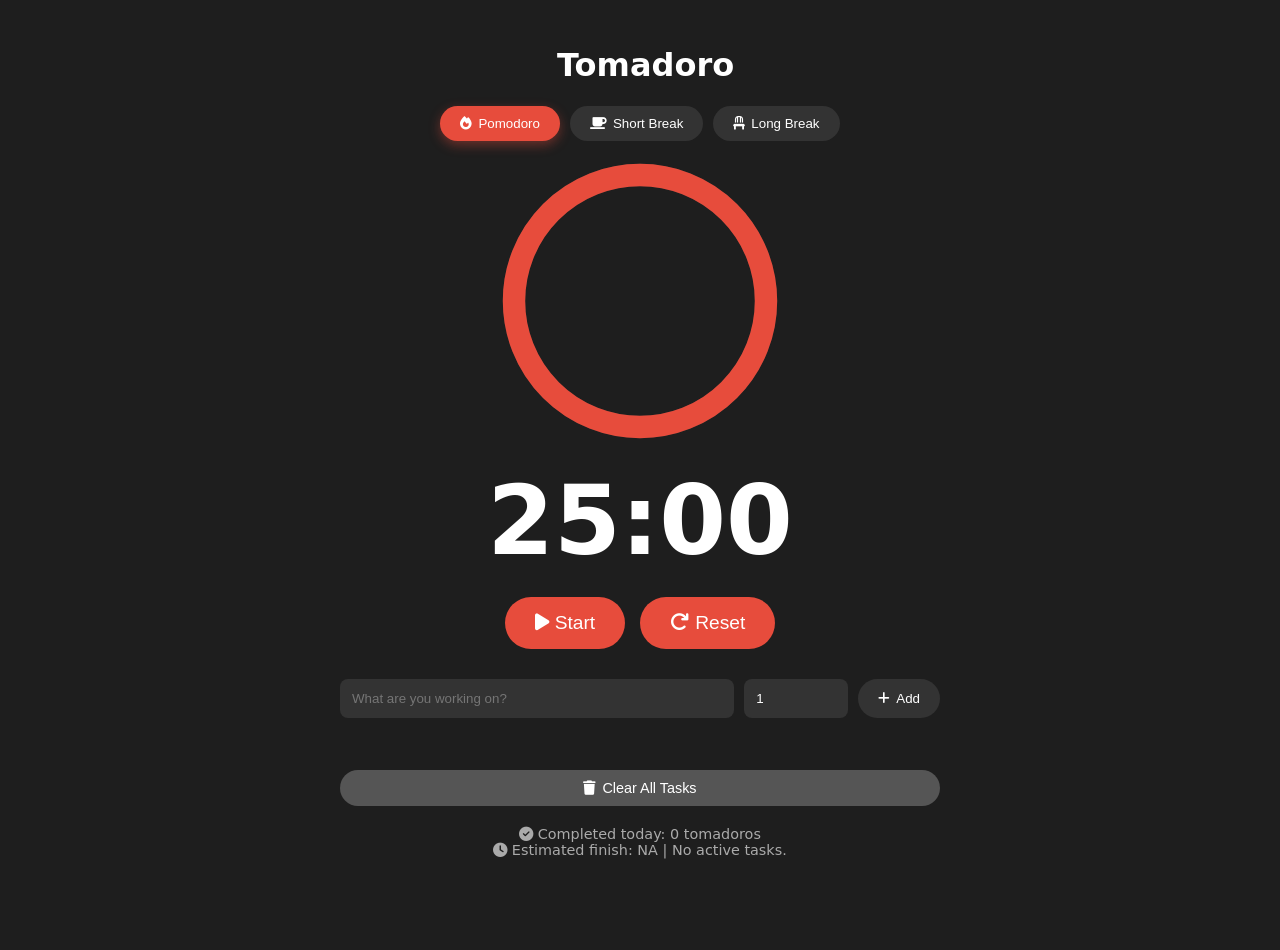
<file: src/index.html>
<!DOCTYPE html>
<html lang="en">
<head>
  <meta charset="UTF-8">
  <meta name="viewport" content="width=device-width, initial-scale=1.0">
  <title>Tomadoro</title>
  <!-- Inspired by pomofocus.io -->
  <link rel="stylesheet" href="https://cdnjs.cloudflare.com/ajax/libs/font-awesome/6.4.0/css/all.min.css">
  <link rel="stylesheet" href="style.css">
</head>
<body>

  <h1><i class="fas fa-tomato"></i> Tomadoro</h1>

  <div class="timer-container">
    <div class="mode-buttons">
      <button id="pomo-btn" class="active" onclick="setMode(0)">
        <i class="fas fa-fire"></i>Pomodoro
      </button>
      <button id="short-btn" onclick="setMode(1)">
        <i class="fas fa-coffee"></i>Short Break
      </button>
      <button id="long-btn" onclick="setMode(2)">
        <i class="fas fa-chair"></i>Long Break
      </button>
    </div>
    
    <svg class="progress-ring" viewBox="0 0 100 100">
      <circle cx="50" cy="50" r="45" fill="none" stroke="#333" stroke-width="8"/>
      <circle id="progress" cx="50" cy="50" r="45" fill="none" stroke="#e74c3c" stroke-width="8" 
              stroke-dasharray="282.74" stroke-dashoffset="0" stroke-linecap="round" transform="rotate(-90 50 50)"/>
    </svg>
    
    <div id="timer">25:00</div>
    
    <div class="controls">
      <button id="start-btn" onclick="toggleTimer()">
        <i class="fas fa-play"></i>Start
      </button>
      <button onclick="resetTimer()">
        <i class="fas fa-redo"></i>Reset
      </button>
    </div>
  </div>

  <div class="tasks">
    <div class="task-input">
      <input type="text" id="task-name" placeholder="What are you working on?">
      <input type="number" id="task-pomos" value="1" min="1">
      <button onclick="addTask()">
        <i class="fas fa-plus"></i>Add
      </button>
    </div>
    
    <ul id="task-list" class="task-list"></ul>
    
    <button class="clear-tasks-btn" onclick="showClearConfirmation()">
      <i class="fas fa-trash"></i>Clear All Tasks
    </button>
    
    <div class="stats">
      <div><i class="fas fa-check-circle"></i> Completed today: <span id="completed-count">0</span> tomadoros</div>
      <div><i class="fas fa-clock"></i> Estimated finish: <span id="finish-time">--:--</span></div>
    </div>
  </div>

  <!-- Confirmation Modal -->
  <div id="confirmModal" class="modal">
    <div class="modal-content">
      <h2><i class="fas fa-exclamation-triangle"></i> Clear All Tasks?</h2>
      <p>This action cannot be undone.</p>
      <div class="modal-buttons">
        <button onclick="cancelClear()" style="background: #555;">Cancel</button>
        <button onclick="clearAllTasks()" style="background: #e74c3c;">Clear All</button>
      </div>
    </div>
  </div>

  <script src='./index.js'> </script>
</body>
</html>
</file>
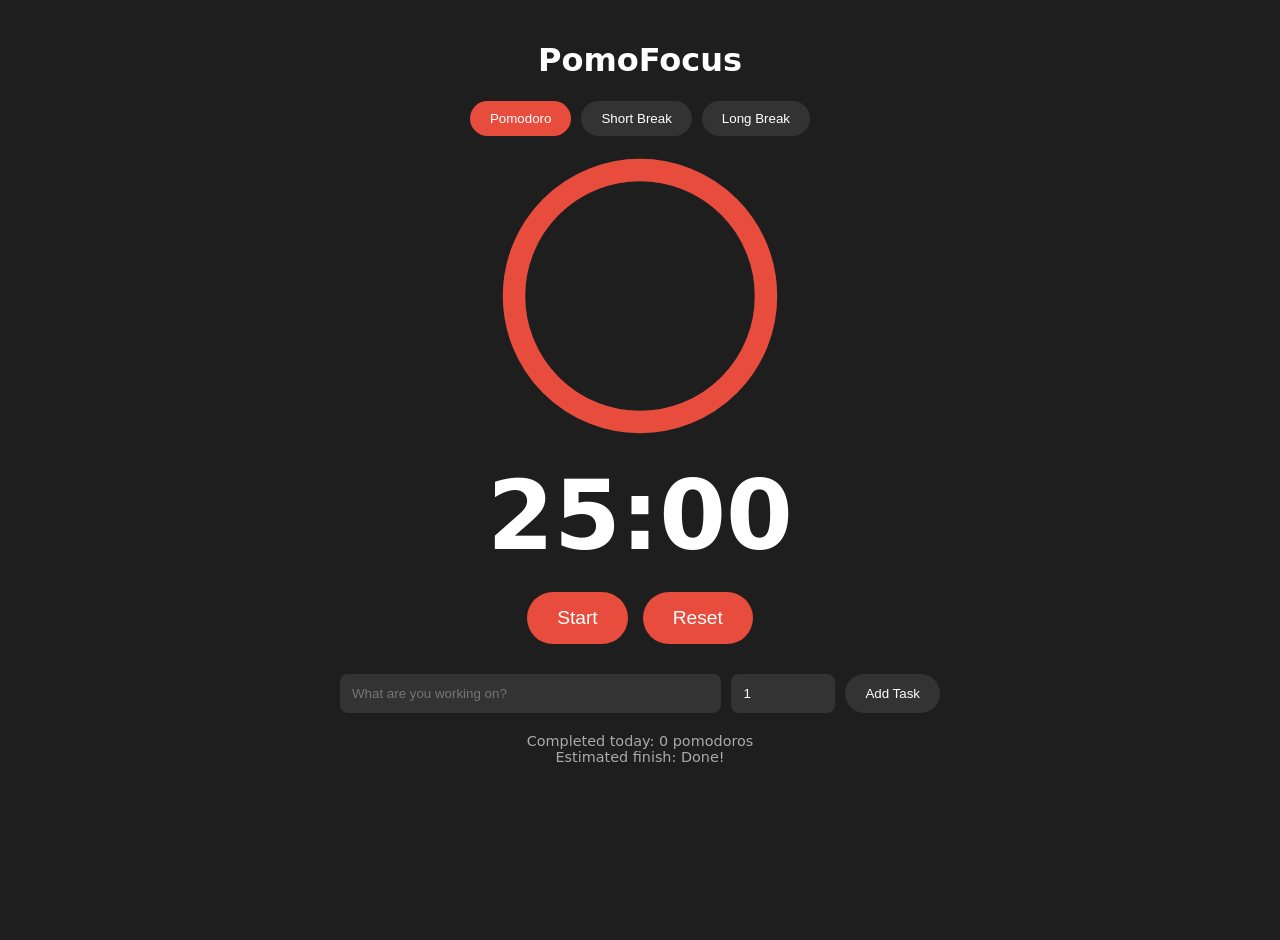
<file: grok_task_timer.html>
<!DOCTYPE html>
<html lang="en">
<head>
  <meta charset="UTF-8">
  <meta name="viewport" content="width=device-width, initial-scale=1.0">
  <title>PomoFocus Clone</title>
  <style>
    body {
      font-family: system-ui, -apple-system, sans-serif;
      background: #1e1e1e;
      color: #fff;
      margin: 0;
      padding: 20px;
      display: flex;
      flex-direction: column;
      align-items: center;
      min-height: 100vh;
    }
    .timer-container {
      text-align: center;
      margin-bottom: 30px;
    }
    .mode-buttons {
      display: flex;
      gap: 10px;
      justify-content: center;
      margin-bottom: 20px;
    }
    button {
      padding: 10px 20px;
      border: none;
      border-radius: 30px;
      background: #333;
      color: #fff;
      cursor: pointer;
    }
    button.active {
      background: #e74c3c;
    }
    #timer {
      font-size: 6rem;
      font-weight: bold;
      margin: 20px 0;
    }
    .progress-ring {
      width: 280px;
      height: 280px;
      margin: 0 auto;
    }
    .controls {
      display: flex;
      gap: 15px;
      justify-content: center;
    }
    .controls button {
      padding: 15px 30px;
      font-size: 1.2rem;
      background: #e74c3c;
    }
    .tasks {
      width: 100%;
      max-width: 600px;
    }
    .task-input {
      display: flex;
      gap: 10px;
      margin-bottom: 15px;
    }
    input[type="text"] {
      flex: 1;
      padding: 12px;
      border: none;
      border-radius: 8px;
      background: #333;
      color: #fff;
    }
    input[type="number"] {
      width: 80px;
      padding: 12px;
      border: none;
      border-radius: 8px;
      background: #333;
      color: #fff;
    }
    .task-list {
      list-style: none;
      padding: 0;
    }
    .task-item {
      background: #2a2a2a;
      padding: 12px;
      margin-bottom: 8px;
      border-radius: 8px;
      display: flex;
      align-items: center;
      justify-content: space-between;
    }
    .task-item.completed {
      text-decoration: line-through;
      opacity: 0.6;
    }
    .stats {
      margin-top: 20px;
      text-align: center;
      font-size: 0.9rem;
      color: #aaa;
    }
  </style>
</head>
<body>

  <h1>PomoFocus</h1>

  <div class="timer-container">
    <div class="mode-buttons">
      <button id="pomo-btn" class="active" onclick="setMode(0)">Pomodoro</button>
      <button id="short-btn" onclick="setMode(1)">Short Break</button>
      <button id="long-btn" onclick="setMode(2)">Long Break</button>
    </div>
    
    <svg class="progress-ring" viewBox="0 0 100 100">
      <circle cx="50" cy="50" r="45" fill="none" stroke="#333" stroke-width="8"/>
      <circle id="progress" cx="50" cy="50" r="45" fill="none" stroke="#e74c3c" stroke-width="8" 
              stroke-dasharray="282.74" stroke-dashoffset="0" stroke-linecap="round" transform="rotate(-90 50 50)"/>
    </svg>
    
    <div id="timer">25:00</div>
    
    <div class="controls">
      <button id="start-btn" onclick="toggleTimer()">Start</button>
      <button onclick="resetTimer()">Reset</button>
    </div>
  </div>

  <div class="tasks">
    <div class="task-input">
      <input type="text" id="task-name" placeholder="What are you working on?">
      <input type="number" id="task-pomos" value="1" min="1">
      <button onclick="addTask()">Add Task</button>
    </div>
    
    <ul id="task-list" class="task-list"></ul>
    
    <div class="stats">
      <div>Completed today: <span id="completed-count">0</span> pomodoros</div>
      <div>Estimated finish: <span id="finish-time">--:--</span></div>
    </div>
  </div>

  <script>
    document.addEventListener('DOMContentLoaded', () => {
      let timeLeft = 25 * 60;
      let timerInterval = null;
      let isRunning = false;
      let currentMode = 0; // 0: pomodoro, 1: short, 2: long
      let totalPomosDone = 0;
      let cycleCount = 0;

      const modes = [
        { name: "Pomodoro", time: 25 * 60, color: "#e74c3c" },
        { name: "Short Break", time: 5 * 60, color: "#27ae60" },
        { name: "Long Break", time: 15 * 60, color: "#2980b9" }
      ];

      const tasks = [];

      function updateDisplay() {
        const minutes = Math.floor(timeLeft / 60);
        const seconds = timeLeft % 60;
        document.getElementById('timer').textContent = 
          `${minutes}:${seconds < 10 ? '0' : ''}${seconds}`;

        const total = modes[currentMode].time;
        const progress = (timeLeft / total) * 282.74;
        const circle = document.getElementById('progress');
        circle.setAttribute('stroke-dashoffset', 282.74 - progress);
        circle.setAttribute('stroke', modes[currentMode].color);
      }

      window.setMode = function(mode) {
        if (timerInterval) clearInterval(timerInterval);
        isRunning = false;
        currentMode = mode;
        timeLeft = modes[mode].time;
        
        document.querySelectorAll('.mode-buttons button').forEach((btn, i) => {
          btn.classList.toggle('active', i === mode);
        });
        
        document.getElementById('start-btn').textContent = 'Start';
        updateDisplay();
      };

      window.toggleTimer = function() {
        const startBtn = document.getElementById('start-btn');
        
        if (isRunning) {
          clearInterval(timerInterval);
          isRunning = false;
          startBtn.textContent = 'Start';
        } else {
          timerInterval = setInterval(() => {
            timeLeft--;
            updateDisplay();
            
            if (timeLeft <= 0) {
              clearInterval(timerInterval);
              isRunning = false;
              handleTimerEnd();
            }
          }, 1000);
          isRunning = true;
          startBtn.textContent = 'Pause';
        }
      };

      function handleTimerEnd() {
        if (currentMode === 0) { // Finished pomodoro
          totalPomosDone++;
          cycleCount++;
          updateStats();
          
          // Auto switch to break
          if (cycleCount % 4 === 0) {
            setMode(2); // Long break
          } else {
            setMode(1); // Short break
          }
        } else {
          // Finished break → back to pomodoro
          setMode(0);
        }
        
        // Simple notification + auto-start next session
        const message = `${modes[currentMode].name} complete!`;
        alert(message);
        toggleTimer(); // Auto-start next
      }

      window.resetTimer = function() {
        if (timerInterval) clearInterval(timerInterval);
        isRunning = false;
        timeLeft = modes[currentMode].time;
        document.getElementById('start-btn').textContent = 'Start';
        updateDisplay();
      };

      window.addTask = function() {
        const name = document.getElementById('task-name').value.trim();
        const estimated = parseInt(document.getElementById('task-pomos').value) || 1;
        
        if (!name) return;
        
        tasks.push({
          name,
          estimated,
          completed: 0,
          done: false
        });
        
        document.getElementById('task-name').value = '';
        renderTasks();
        updateStats();
      };

      function renderTasks() {
        const list = document.getElementById('task-list');
        list.innerHTML = '';
        
        tasks.forEach((task, index) => {
          const li = document.createElement('li');
          li.className = `task-item ${task.done ? 'completed' : ''}`;
          li.innerHTML = `
            <div>
              <input type="checkbox" ${task.done ? 'checked' : ''} onchange="toggleTaskDone(${index})">
              <span>${task.name}</span>
              <small> (${task.completed}/${task.estimated})</small>
            </div>
            <div>
              <button onclick="incrementPomo(${index})">+</button>
              <button onclick="deleteTask(${index})">×</button>
            </div>
          `;
          list.appendChild(li);
        });
      }

      window.toggleTaskDone = function(index) {
        tasks[index].done = !tasks[index].done;
        renderTasks();
        updateStats();
      };

      window.incrementPomo = function(index) {
        if (tasks[index].completed < tasks[index].estimated) {
          tasks[index].completed++;
          renderTasks();
          updateStats();
        }
      };

      window.deleteTask = function(index) {
        tasks.splice(index, 1);
        renderTasks();
        updateStats();
      };

      function updateStats() {
        document.getElementById('completed-count').textContent = totalPomosDone;
        
        const remainingPomos = tasks.reduce((sum, t) => sum + (t.estimated - t.completed), 0);
        if (remainingPomos > 0) {
          const now = new Date();
          const minutesToAdd = remainingPomos * 25 + Math.floor(remainingPomos / 4) * 15;
          now.setMinutes(now.getMinutes() + minutesToAdd);
          const finishStr = now.toLocaleTimeString([], {hour: '2-digit', minute: '2-digit'});
          document.getElementById('finish-time').textContent = finishStr;
        } else {
          document.getElementById('finish-time').textContent = 'Done!';
        }
      }

      // Keyboard shortcuts (Space = start/pause, 1/2/3 = modes, R = reset)
      document.addEventListener('keydown', (e) => {
        if (e.key === ' ') {
          e.preventDefault();
          toggleTimer();
        }
        if (e.key === '1') setMode(0);
        if (e.key === '2') setMode(1);
        if (e.key === '3') setMode(2);
        if (e.key.toLowerCase() === 'r') resetTimer();
      });

      // Initialize
      updateDisplay();
      renderTasks();
      updateStats();
    });
  </script>
</body>
</html>
</file>
<file: src/style.css>
body {
      font-family: system-ui, -apple-system, sans-serif;
      background: #1e1e1e;
      color: #fff;
      margin: 0;
      padding: 25px;
      display: flex;
      flex-direction: column;
      align-items: center;
      min-height: 100vh;
      
    }
    .timer-container {
      text-align: center;
      margin-bottom: 30px;
    }
    .mode-buttons {
      display: flex;
      gap: 10px;
      justify-content: center;
      margin-bottom: 20px;
      flex-wrap: wrap;
    }
    button {
      padding: 10px 20px;
      border: none;
      border-radius: 30px;
      background: #333;
      color: #fff;
      cursor: pointer;
      transition: all 0.3s ease;
    }
    button:hover {
      transform: translateY(-2px);
      box-shadow: 0 4px 12px rgba(0,0,0,0.3);
    }
    button.active {
      background: #e74c3c;
      box-shadow: 0 4px 12px rgba(231, 76, 60, 0.4);
    }

    .clear-tasks-btn {
	margin-top: 4px;
	padding-top: 0px;
    }
    #timer {
      font-size: 6rem;
      font-weight: bold;
      margin: 20px 0;
    }
    .progress-ring {
      width: 280px;
      height: 280px;
      margin: 0 auto;
    }
    .controls {
      display: flex;
      gap: 15px;
      justify-content: center;
      flex-wrap: wrap;
    }
    .controls button {
      padding: 15px 30px;
      font-size: 1.2rem;
      background: #e74c3c;
    }

    
    .tasks {
      width: 100%;
      max-width: 600px;
      display: flex;
      flex-direction: column;
      
      justify-content: center;
    }
    .task-input {
      display: flex;
      gap: 10px;
      margin-bottom: 15px;
      flex-wrap: wrap;
    }

    .task-item.active-task {
	    background: #3a3a3a;
	    border-left: 4px solid #e74c3c;
	    box-shadow: 0 0 0 2px rgba(231, 76, 60, 0.3);
    }

    .active-indicator {
	    color: #e74c3c;
	    font-size: 1.1rem;
	    margin-right: 8px;
	    animation: pulse 2s infinite;
    }

    input[type="text"] {
      flex: 1;
      min-width: 200px;
      padding: 12px;
      border: none;
      border-radius: 8px;
      background: #333;
      color: #fff;
    }
    input[type="text"]:focus {
      outline: none;
      background: #404040;
      box-shadow: 0 0 0 2px rgba(231, 76, 60, 0.3);
    }
    input[type="number"] {
      width: 80px;
      padding: 12px;
      border: none;
      border-radius: 8px;
      background: #333;
      color: #fff;
    }
    input[type="number"]:focus {
      outline: none;
      background: #404040;
      box-shadow: 0 0 0 2px rgba(231, 76, 60, 0.3);
    }
    .task-list {
      list-style: none;
      padding: 0;
    }
    .task-item {
      background: #2a2a2a;
      padding: 12px;
      margin-bottom: 4px;
      border-radius: 8px;
      display: flex;
      align-items: center;
      justify-content: space-between;
      gap: 10px;
    }
    .task-item.completed {
      text-decoration: line-through;
      opacity: 0.6;
    }
    .task-item-content {
      flex: 1;
      display: flex;
      align-items: center;
      gap: 10px;
    }
    .task-item-actions {
      display: flex;
      gap: 8px;
      align-items: center;
    }
    .task-item-actions button {
      padding: 6px 10px;
      font-size: 0.9rem;
      background: #404040;
    }

    .task-info {
	    cursor: pointer;
	    flex: 1;
    }

    .stats {
      margin-top: 20px;
      text-align: center;
      font-size: 0.9rem;
      color: #aaa;
    }
    .clear-tasks-btn {
      margin-top: 5px;
      padding: 10px 10px;
      background: #555;
      font-size: 0.9rem;
    }
    .clear-tasks-btn:hover {
      background: #666;
    }

    /* Notification Toast Styles */
    .notification {
      position: fixed;
      top: 20px;
      right: 20px;
      background: #2a2a2a;
      border-left: 4px solid #e74c3c;
      padding: 16px 20px;
      border-radius: 8px;
      box-shadow: 0 4px 12px rgba(0,0,0,0.3);
      color: #fff;
      animation: slideIn 0.3s ease;
      z-index: 1000;
      max-width: 400px;
    }
    .notification.success {
      border-left-color: #27ae60;
    }
    .notification.info {
      border-left-color: #2980b9;
    }
    @keyframes slideIn {
      from {
        transform: translateX(400px);
        opacity: 0;
      }
      to {
        transform: translateX(0);
        opacity: 1;
      }
    }
    @keyframes slideOut {
      from {
        transform: translateX(0);
        opacity: 1;
      }
      to {
        transform: translateX(400px);
        opacity: 0;
      }
    }
    .notification.hide {
      animation: slideOut 0.3s ease;
    }

    /* Modal Styles */
    .modal {
      display: none;
      position: fixed;
      z-index: 2000;
      left: 0;
      top: 0;
      width: 100%;
      height: 100%;
      background-color: rgba(0, 0, 0, 0.7);
      animation: fadeIn 0.3s ease;
    }
    .modal.show {
      display: flex;
      align-items: center;
      justify-content: center;
    }
    .modal-content {
      background: #2a2a2a;
      padding: 30px;
      border-radius: 12px;
      text-align: center;
      animation: scaleIn 0.3s ease;
      box-shadow: 0 8px 24px rgba(0,0,0,0.4);
    }
    .modal-content h2 {
      margin: 0 0 15px 0;
      font-size: 1.5rem;
    }
    .modal-content p {
      margin: 0 0 20px 0;
      color: #aaa;
    }
    .modal-buttons {
      display: flex;
      gap: 10px;
      justify-content: center;
    }
    .modal-buttons button {
      padding: 10px 25px;
    }
    @keyframes fadeIn {
      from { opacity: 0; }
      to { opacity: 1; }
    }
    @keyframes scaleIn {
      from {
        opacity: 0;
        transform: scale(0.9);
      }
      to {
        opacity: 1;
        transform: scale(1);
      }
    }

    /* Icon styles */
    button i {
      margin-right: 6px;
    }


    @keyframes pulse {
     0%, 100% { opacity: 1; }
     50% { opacity: 0.4; }
   }
</file>
